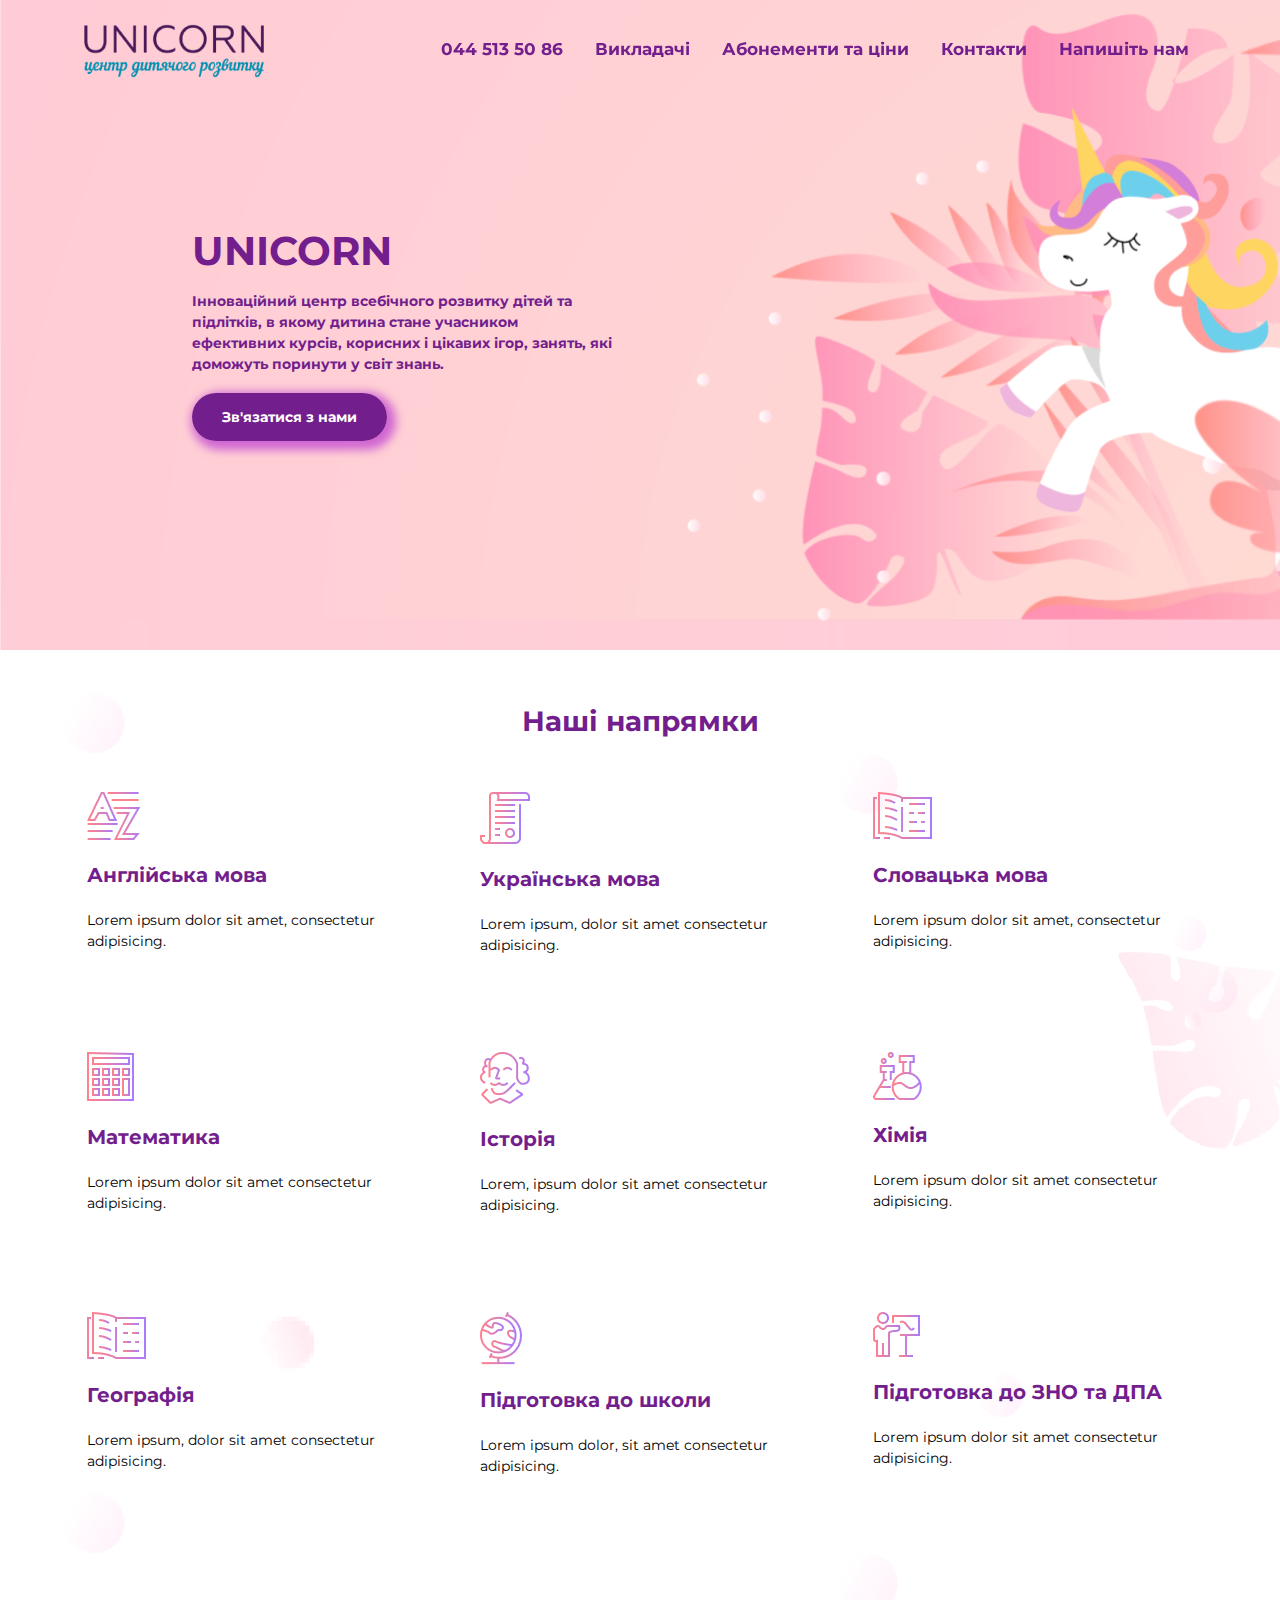
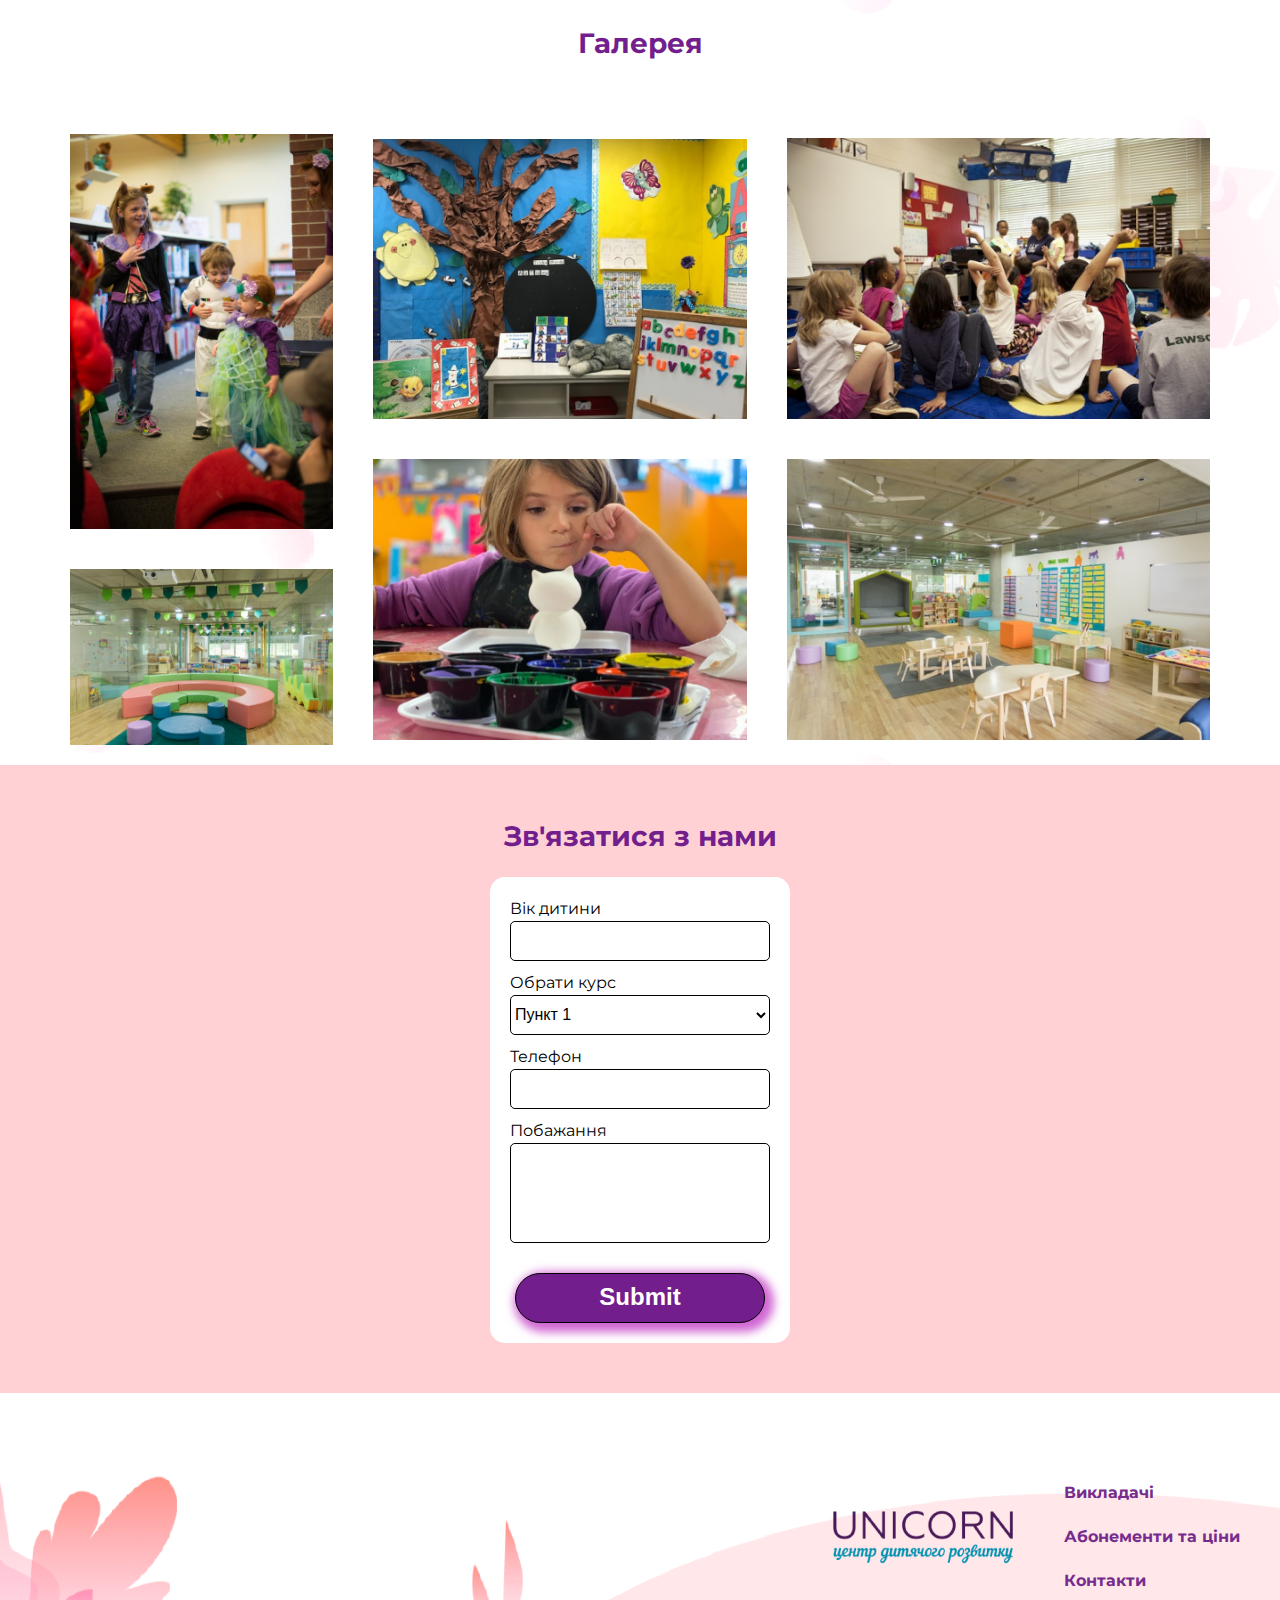
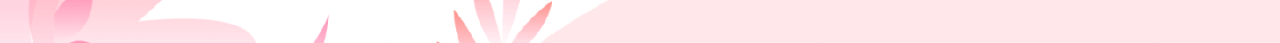
<file: index.html>
<!DOCTYPE html>
<html lang="en">
	<head>
		<meta charset="UTF-8" />
		<meta http-equiv="X-UA-Compatible" content="IE=edge" />
		<meta name="viewport" content="width=device-width, initial-scale=1.0" />
		<title>Головна</title>
		<link rel="preconnect" href="https://fonts.googleapis.com" />
		<link rel="preconnect" href="https://fonts.gstatic.com" crossorigin />
		<link
			href="https://fonts.googleapis.com/css2?family=Montserrat&display=swap"
			rel="stylesheet"
		/>
		<link
			rel="stylesheet"
			href="https://cdnjs.cloudflare.com/ajax/libs/font-awesome/4.7.0/css/font-awesome.min.css"
		/>
		<link rel="stylesheet" href="css/style.css" />
	</head>
	<body>
		<header>
			<div class="logo logo_header">
				<a href="index.html"
					><img src="img/logo/Uni1.png" alt="logo"
				/></a>
			</div>
			<div class="topnav" id="myTopnav">
				<div style="display: none" class="fade"></div>
				<a href="tel:0445135086">044 513 50 86</a>
				<a href="teachers.html">Викладачі</a>
				<a href="courses.html">Абонементи та ціни</a>
				<a href="contact.html">Контакти</a>
				<a class="popup-open" href="#home">Напишіть нам</a>
				<a
					href="javascript:void(0);"
					class="icon"
					onclick="myFunction()"
				>
					<i class="fa fa-bars"></i>
				</a>
			</div>
		</header>

		<div class="up-block">
			<div class="up-block_text">
				<h1>UNICORN</h1>
				<p>
					Iнноваційний центр всебічного розвитку дітей та підлітків, в
					якому дитина стане учасником ефективних курсів, корисних і
					цікавих ігор, занять, які доможуть поринути у світ знань.
				</p>
				<a class="popup-open" href="#">Зв'язатися з нами</a>
			</div>
		</div>

		<div class="fon">
			<div class="wrapper">
				<section class="our-directoion">
					<h2>Наші напрямки</h2>
					<div class="our-directoion_blocks">
						<div class="our-directoion_block">
							<div class="img">
								<img src="img/Icon2.png" alt="" />
							</div>
							<h3>Англійська мова</h3>
							<p>
								Lorem ipsum dolor sit amet, consectetur
								adipisicing.
							</p>
						</div>
						<div class="our-directoion_block">
							<div class="img">
								<img src="img/Icon3.png" alt="" />
							</div>
							<h3>Українська мова</h3>
							<p>
								Lorem ipsum, dolor sit amet consectetur
								adipisicing.
							</p>
						</div>
						<div class="our-directoion_block">
							<div class="img">
								<img src="img/Icon5-1.png" alt="" />
							</div>
							<h3>Словацька мова</h3>
							<p>
								Lorem ipsum dolor sit amet, consectetur
								adipisicing.
							</p>
						</div>
						<div class="our-directoion_block">
							<div class="img">
								<img src="img/Icon1.png" alt="" />
							</div>
							<h3>Математика</h3>
							<p>
								Lorem ipsum dolor sit amet consectetur
								adipisicing.
							</p>
						</div>
						<div class="our-directoion_block">
							<div class="img">
								<img src="img/Icon4.png" alt="" />
							</div>
							<h3>Історія</h3>
							<p>
								Lorem, ipsum dolor sit amet consectetur
								adipisicing.
							</p>
						</div>
						<div class="our-directoion_block">
							<div class="img">
								<img src="img/Icon5.png" alt="" />
							</div>
							<h3>Хімія</h3>
							<p>
								Lorem ipsum dolor sit amet consectetur
								adipisicing.
							</p>
						</div>
						<div class="our-directoion_block">
							<div class="img">
								<img src="img/Icon5-1.png" alt="" />
							</div>
							<h3>Географія</h3>
							<p>
								Lorem ipsum, dolor sit amet consectetur
								adipisicing.
							</p>
						</div>
						<div class="our-directoion_block">
							<div class="img">
								<img src="img/Icon6.png" alt="" />
							</div>
							<h3>Підготовка до школи</h3>
							<p>
								Lorem ipsum dolor, sit amet consectetur
								adipisicing.
							</p>
						</div>
						<div class="our-directoion_block">
							<div class="img">
								<img src="img/Icon7.png" alt="" />
							</div>
							<h3>Підготовка до ЗНО та ДПА</h3>
							<p>
								Lorem ipsum dolor sit amet consectetur
								adipisicing.
							</p>
						</div>
					</div>
				</section>

				<section class="gallery">
					<h2>Галерея</h2>
					<div class="gallery-allitems">
						<div class="gallery-items_left gallery-items">
							<div class="gallery_item">
								<img
									src="img/gallery/adam-winger-J-HgsaXrY6Y-unsplash.png"
									alt=""
								/>
							</div>
							<div class="gallery_item">
								<img
									src="img/gallery/gautam-arora-K8yhW1BWWpk-unsplash.png"
									alt=""
								/>
							</div>
						</div>
						<div class="gallery-items_center gallery-items">
							<div class="gallery_item">
								<img
									src="img/gallery/monica-sedra-riajHP6CCQU-unsplash.png"
									alt=""
								/>
							</div>
							<div class="gallery_item">
								<img
									src="img/gallery/christopher-ryan-JoS5xzulJx4-unsplash.png"
									alt=""
								/>
							</div>
						</div>
						<div class="gallery-items_right gallery-items">
							<div class="gallery_item">
								<img
									src="img/gallery/cdc-gsRi9cWCIB0-unsplash.png"
									alt=""
								/>
							</div>
							<div class="gallery_item">
								<img
									src="img/gallery/gautam-arora-78Ae6N7rNvI-unsplash.png"
									alt=""
								/>
							</div>
						</div>
					</div>
				</section>
			</div>
		</div>

		<section class="contact_form">
			<h2>Зв'язатися з нами</h2>
			<div class="form">
				<form action="#">
					<p>Вік дитини</p>
					<input type="text" />
					<p>Обрати курс</p>
					<select name="" id="">
						<option>Пункт 1</option>
						<option>Пункт 2</option>
						<option>Пункт 3</option>
						<option>Пункт 4</option>
						<option>Пункт 5</option>
						<option>Пункт 6</option>
					</select>
					<p>Телефон</p>
					<input type="text" />
					<p>Побажання</p>
					<textarea name="" id="" cols="20" rows="10"></textarea>
					<input class="contact_btn" type="submit" />
				</form>
			</div>
		</section>

		<footer>
			<div class="footer-text_block">
				<div class="logo">
					<img src="img/logo/Uni1.png" alt="" />
				</div>
				<div class="footer_text">
					<a href="#">Викладачі</a>
					<a href="#">Абонементи та ціни</a>
					<a href="#">Контакти</a>
				</div>
			</div>
		</footer>

		<div class="popup-fade">
			<div class="popup">
				<a class="popup-close" href="#">X</a>
				<div class="form">
					<form action="#">
						<p>Вік дитини</p>
						<input type="text" />
						<p>Обрати курс</p>
						<select name="" id="">
							<option>Пункт 1</option>
							<option>Пункт 2</option>
							<option>Пункт 3</option>
							<option>Пункт 4</option>
							<option>Пункт 5</option>
							<option>Пункт 6</option>
						</select>
						<p>Телефон</p>
						<input type="text" />
						<p>Побажання</p>
						<textarea name="" id="" cols="20" rows="10"></textarea>
						<input class="contact_btn" type="submit" />
					</form>
				</div>
			</div>
		</div>

		<script
			src="https://code.jquery.com/jquery-3.6.1.min.js"
			integrity="sha256-o88AwQnZB+VDvE9tvIXrMQaPlFFSUTR+nldQm1LuPXQ="
			crossorigin="anonymous"
		></script>
		<script src="js/main.js"></script>
	</body>
</html>
</file>
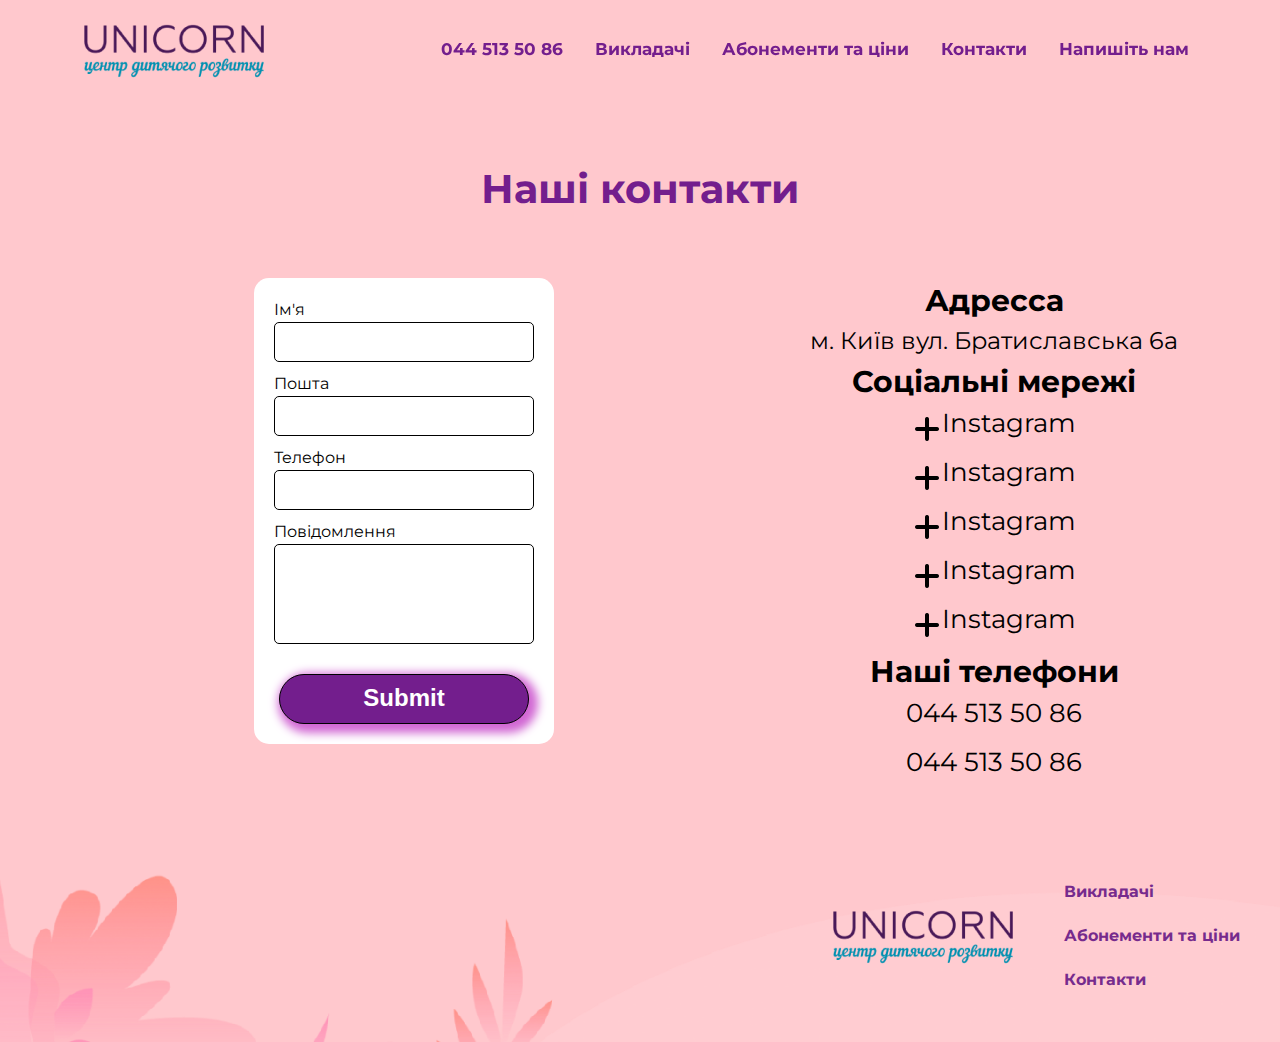
<file: contact.html>
<!DOCTYPE html>
<html lang="en">
	<head>
		<meta charset="UTF-8" />
		<meta http-equiv="X-UA-Compatible" content="IE=edge" />
		<meta name="viewport" content="width=device-width, initial-scale=1.0" />
		<title>Контакти</title>
		<link rel="preconnect" href="https://fonts.googleapis.com" />
		<link rel="preconnect" href="https://fonts.gstatic.com" crossorigin />
		<link
			href="https://fonts.googleapis.com/css2?family=Montserrat&display=swap"
			rel="stylesheet"
		/>
		<link
			rel="stylesheet"
			href="https://cdnjs.cloudflare.com/ajax/libs/font-awesome/4.7.0/css/font-awesome.min.css"
		/>
		<link rel="stylesheet" href="css/style.css" />
	</head>
	<body>
		<header>
			<div class="logo logo_header">
				<a href="index.html"
					><img src="img/logo/Uni1.png" alt="logo"
				/></a>
			</div>
			<div class="topnav" id="myTopnav">
				<div style="display: none" class="fade"></div>
				<a href="tel:0445135086">044 513 50 86</a>
				<a href="teachers.html">Викладачі</a>
				<a href="courses.html">Абонементи та ціни</a>
				<a href="contact.html">Контакти</a>
				<a class="popup-open" href="#home">Напишіть нам</a>
				<a
					href="javascript:void(0);"
					class="icon"
					onclick="myFunction()"
				>
					<i class="fa fa-bars"></i>
				</a>
			</div>
		</header>

		<div class="contact_content">
			<div class="content_up"></div>
			<div class="wrapper">
				<h2>Наші контакти</h2>
				<div class="contact_blocks">
					<div class="contact_left">
						<div class="form">
							<form action="#">
								<p>Ім'я</p>
								<input type="text" />
								<p>Пошта</p>
								<input type="text" />
								<p>Телефон</p>
								<input type="text" />
								<p>Повідомлення</p>
								<textarea
									name=""
									id=""
									cols="30"
									rows="10"
								></textarea>
								<input class="contact_btn" type="submit" />
							</form>
						</div>
					</div>
					<div class="contact_right">
						<h3>Адресса</h3>
						<p>м. Київ вул. Братиславська 6а</p>
						<h3>Соціальні мережі</h3>
						<div class="social">
							<div class="social_item">
								<img
									src="img/social/icons8-сложение-30.png"
									alt=""
								/>
								<a href="#"><a href="#">Instagram</a></a>
							</div>
							<div class="social_item">
								<img
									src="img/social/icons8-сложение-30.png"
									alt=""
								/>
								<a href="#">Instagram</a>
							</div>
							<div class="social_item">
								<img
									src="img/social/icons8-сложение-30.png"
									alt=""
								/>
								<a href="#">Instagram</a>
							</div>
							<div class="social_item">
								<img
									src="img/social/icons8-сложение-30.png"
									alt=""
								/>
								<a href="#">Instagram</a>
							</div>
							<div class="social_item">
								<img
									src="img/social/icons8-сложение-30.png"
									alt=""
								/>
								<a href="#">Instagram</a>
							</div>
						</div>
						<h3>Наші телефони</h3>
						<a href="tel:044 513 50 86">044 513 50 86</a>
						<a href="tel:044 513 50 86">044 513 50 86</a>
					</div>
				</div>
			</div>
			<footer>
				<div class="footer-text_block">
					<div class="logo">
						<img src="img/logo/Uni1.png" alt="" />
					</div>
					<div class="footer_text">
						<a href="#">Викладачі</a>
						<a href="#">Абонементи та ціни</a>
						<a href="#">Контакти</a>
					</div>
				</div>
			</footer>
		</div>
		<div class="popup-fade">
			<div class="popup">
				<a class="popup-close" href="#">X</a>
				<div class="form">
					<form action="#">
						<p>Вік дитини</p>
						<input type="text" />
						<p>Обрати курс</p>
						<select name="" id="">
							<option>Пункт 1</option>
							<option>Пункт 2</option>
							<option>Пункт 3</option>
							<option>Пункт 4</option>
							<option>Пункт 5</option>
							<option>Пункт 6</option>
						</select>
						<p>Телефон</p>
						<input type="text" />
						<p>Побажання</p>
						<textarea name="" id="" cols="20" rows="10"></textarea>
						<input class="contact_btn" type="submit" />
					</form>
				</div>
			</div>
		</div>
		<script
			src="https://code.jquery.com/jquery-3.6.1.min.js"
			integrity="sha256-o88AwQnZB+VDvE9tvIXrMQaPlFFSUTR+nldQm1LuPXQ="
			crossorigin="anonymous"
		></script>
		<script src="js/main.js"></script>
	</body>
</html>
</file>
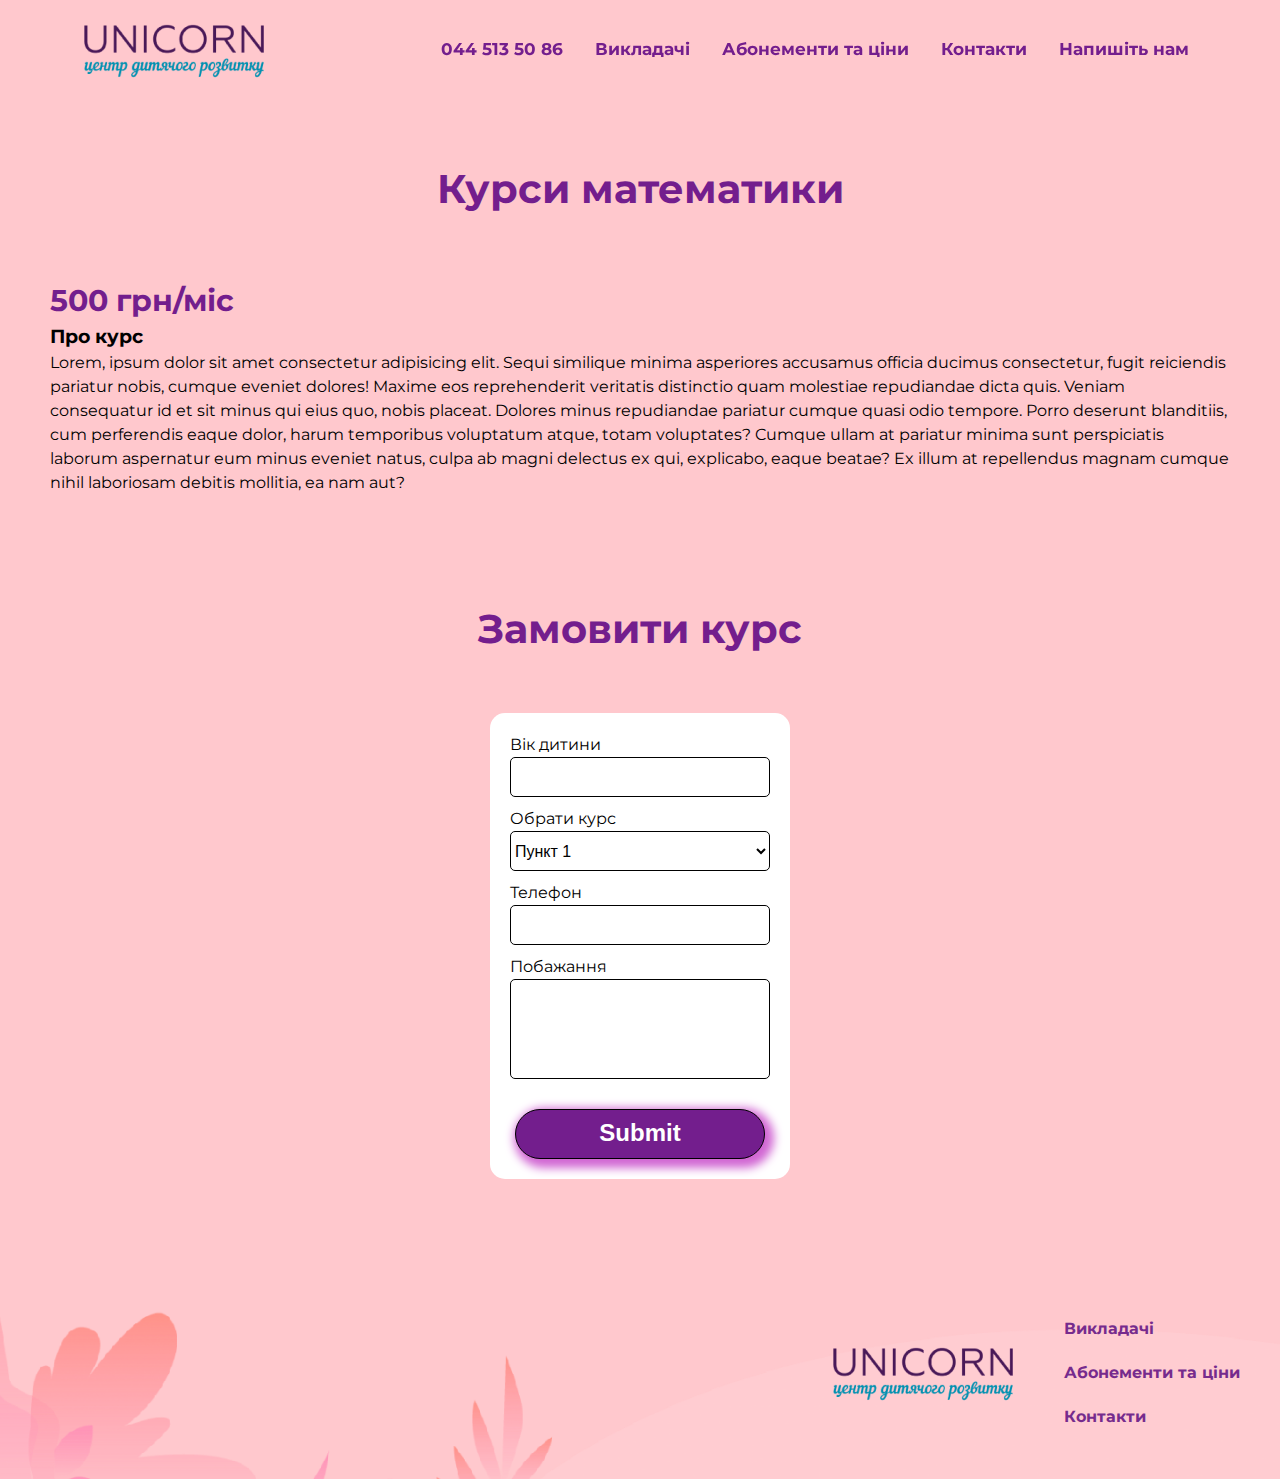
<file: course.html>
<!DOCTYPE html>
<html lang="en">
	<head>
		<meta charset="UTF-8" />
		<meta http-equiv="X-UA-Compatible" content="IE=edge" />
		<meta name="viewport" content="width=device-width, initial-scale=1.0" />
		<title>Курс</title>
		<link rel="preconnect" href="https://fonts.googleapis.com" />
		<link rel="preconnect" href="https://fonts.gstatic.com" crossorigin />
		<link
			href="https://fonts.googleapis.com/css2?family=Montserrat&display=swap"
			rel="stylesheet"
		/>
		<link
			rel="stylesheet"
			href="https://cdnjs.cloudflare.com/ajax/libs/font-awesome/4.7.0/css/font-awesome.min.css"
		/>
		<link rel="stylesheet" href="css/style.css" />
	</head>
	<body>
		<header>
			<div class="logo logo_header">
				<a href="index.html"
					><img src="img/logo/Uni1.png" alt="logo"
				/></a>
			</div>
			<div class="topnav" id="myTopnav">
				<div style="display: none" class="fade"></div>
				<a href="tel:0445135086">044 513 50 86</a>
				<a href="teachers.html">Викладачі</a>
				<a href="courses.html">Абонементи та ціни</a>
				<a href="contact.html">Контакти</a>
				<a class="popup-open" href="#home">Напишіть нам</a>
				<a
					href="javascript:void(0);"
					class="icon"
					onclick="myFunction()"
				>
					<i class="fa fa-bars"></i>
				</a>
			</div>
		</header>
		<div class="course_content">
			<div class="content_up"></div>
			<div class="wrapper">
				<h2>Курси математики</h2>
				<div class="price">
					<h3>500 грн/міс</h3>
				</div>
				<div class="about_course">
					<h3>Про курс</h3>
					<p>
						Lorem, ipsum dolor sit amet consectetur adipisicing
						elit. Sequi similique minima asperiores accusamus
						officia ducimus consectetur, fugit reiciendis pariatur
						nobis, cumque eveniet dolores! Maxime eos reprehenderit
						veritatis distinctio quam molestiae repudiandae dicta
						quis. Veniam consequatur id et sit minus qui eius quo,
						nobis placeat. Dolores minus repudiandae pariatur cumque
						quasi odio tempore. Porro deserunt blanditiis, cum
						perferendis eaque dolor, harum temporibus voluptatum
						atque, totam voluptates? Cumque ullam at pariatur minima
						sunt perspiciatis laborum aspernatur eum minus eveniet
						natus, culpa ab magni delectus ex qui, explicabo, eaque
						beatae? Ex illum at repellendus magnam cumque nihil
						laboriosam debitis mollitia, ea nam aut?
					</p>
				</div>
				<section class="contact_form">
					<h2>Замовити курс</h2>
					<div class="form">
						<form action="#">
							<p>Вік дитини</p>
							<input type="text" />
							<p>Обрати курс</p>
							<select name="" id="">
								<option>Пункт 1</option>
								<option>Пункт 2</option>
								<option>Пункт 3</option>
								<option>Пункт 4</option>
								<option>Пункт 5</option>
								<option>Пункт 6</option>
							</select>
							<p>Телефон</p>
							<input type="text" />
							<p>Побажання</p>
							<textarea
								name=""
								id=""
								cols="20"
								rows="10"
							></textarea>
							<input class="contact_btn" type="submit" />
						</form>
					</div>
				</section>
			</div>
			<footer>
				<div class="footer-text_block">
					<div class="logo">
						<img src="img/logo/Uni1.png" alt="" />
					</div>
					<div class="footer_text">
						<a href="#">Викладачі</a>
						<a href="#">Абонементи та ціни</a>
						<a href="#">Контакти</a>
					</div>
				</div>
			</footer>
		</div>
		<div class="popup-fade">
			<div class="popup">
				<a class="popup-close" href="#">X</a>
				<div class="form">
					<form action="#">
						<p>Вік дитини</p>
						<input type="text" />
						<p>Обрати курс</p>
						<select name="" id="">
							<option>Пункт 1</option>
							<option>Пункт 2</option>
							<option>Пункт 3</option>
							<option>Пункт 4</option>
							<option>Пункт 5</option>
							<option>Пункт 6</option>
						</select>
						<p>Телефон</p>
						<input type="text" />
						<p>Побажання</p>
						<textarea name="" id="" cols="20" rows="10"></textarea>
						<input class="contact_btn" type="submit" />
					</form>
				</div>
			</div>
		</div>
		<script
			src="https://code.jquery.com/jquery-3.6.1.min.js"
			integrity="sha256-o88AwQnZB+VDvE9tvIXrMQaPlFFSUTR+nldQm1LuPXQ="
			crossorigin="anonymous"
		></script>
		<script src="js/main.js"></script>
	</body>
</html>
</file>
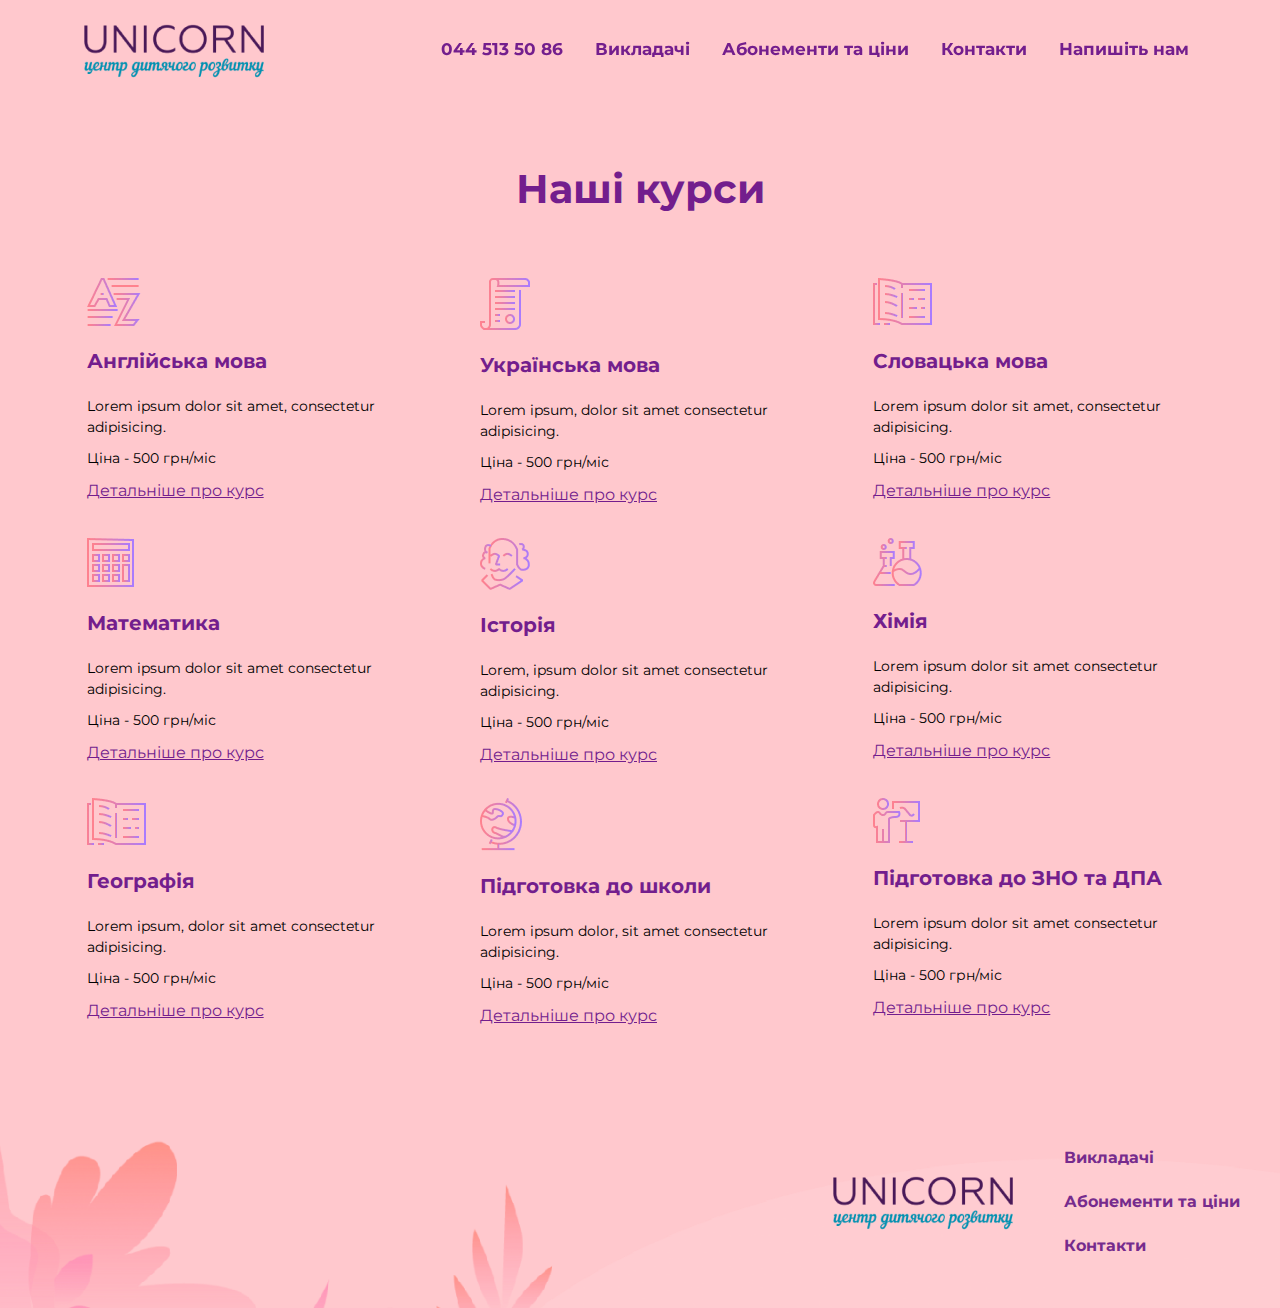
<file: courses.html>
<!DOCTYPE html>
<html lang="en">
	<head>
		<meta charset="UTF-8" />
		<meta http-equiv="X-UA-Compatible" content="IE=edge" />
		<meta name="viewport" content="width=device-width, initial-scale=1.0" />
		<title>Курси</title>
		<link rel="preconnect" href="https://fonts.googleapis.com" />
		<link rel="preconnect" href="https://fonts.gstatic.com" crossorigin />
		<link
			href="https://fonts.googleapis.com/css2?family=Montserrat&display=swap"
			rel="stylesheet"
		/>
		<link
			rel="stylesheet"
			href="https://cdnjs.cloudflare.com/ajax/libs/font-awesome/4.7.0/css/font-awesome.min.css"
		/>
		<link rel="stylesheet" href="css/style.css" />
	</head>
	<body>
		<header>
			<div class="logo logo_header">
				<a href="index.html"
					><img src="img/logo/Uni1.png" alt="logo"
				/></a>
			</div>
			<div class="topnav" id="myTopnav">
				<div style="display: none" class="fade"></div>
				<a href="tel:0445135086">044 513 50 86</a>
				<a href="teachers.html">Викладачі</a>
				<a href="courses.html">Абонементи та ціни</a>
				<a href="contact.html">Контакти</a>
				<a class="popup-open" href="#home">Напишіть нам</a>
				<a
					href="javascript:void(0);"
					class="icon"
					onclick="myFunction()"
				>
					<i class="fa fa-bars"></i>
				</a>
			</div>
		</header>

		<div class="courses_content">
			<div class="content_up"></div>
			<div class="wrapper">
				<h2>Наші курси</h2>
				<div class="our-directoion_blocks">
					<div class="our-directoion_block">
						<div class="img">
							<img src="img/Icon2.png" alt="" />
						</div>
						<h3>Англійська мова</h3>
						<p>
							Lorem ipsum dolor sit amet, consectetur adipisicing.
						</p>
						<p>Ціна - 500 грн/міс</p>
						<a href="course.html">Детальніше про курс</a>
					</div>
					<div class="our-directoion_block">
						<div class="img">
							<img src="img/Icon3.png" alt="" />
						</div>
						<h3>Українська мова</h3>
						<p>
							Lorem ipsum, dolor sit amet consectetur adipisicing.
						</p>
						<p>Ціна - 500 грн/міс</p>
						<a href="course.html">Детальніше про курс</a>
					</div>
					<div class="our-directoion_block">
						<div class="img">
							<img src="img/Icon5-1.png" alt="" />
						</div>
						<h3>Словацька мова</h3>
						<p>
							Lorem ipsum dolor sit amet, consectetur adipisicing.
						</p>
						<p>Ціна - 500 грн/міс</p>
						<a href="course.html">Детальніше про курс</a>
					</div>
					<div class="our-directoion_block">
						<div class="img">
							<img src="img/Icon1.png" alt="" />
						</div>
						<h3>Математика</h3>
						<p>
							Lorem ipsum dolor sit amet consectetur adipisicing.
						</p>
						<p>Ціна - 500 грн/міс</p>
						<a href="course.html">Детальніше про курс</a>
					</div>
					<div class="our-directoion_block">
						<div class="img">
							<img src="img/Icon4.png" alt="" />
						</div>
						<h3>Історія</h3>
						<p>
							Lorem, ipsum dolor sit amet consectetur adipisicing.
						</p>
						<p>Ціна - 500 грн/міс</p>
						<a href="course.html">Детальніше про курс</a>
					</div>
					<div class="our-directoion_block">
						<div class="img">
							<img src="img/Icon5.png" alt="" />
						</div>
						<h3>Хімія</h3>
						<p>
							Lorem ipsum dolor sit amet consectetur adipisicing.
						</p>
						<p>Ціна - 500 грн/міс</p>
						<a href="course.html">Детальніше про курс</a>
					</div>
					<div class="our-directoion_block">
						<div class="img">
							<img src="img/Icon5-1.png" alt="" />
						</div>
						<h3>Географія</h3>
						<p>
							Lorem ipsum, dolor sit amet consectetur adipisicing.
						</p>
						<p>Ціна - 500 грн/міс</p>
						<a href="course.html">Детальніше про курс</a>
					</div>
					<div class="our-directoion_block">
						<div class="img">
							<img src="img/Icon6.png" alt="" />
						</div>
						<h3>Підготовка до школи</h3>
						<p>
							Lorem ipsum dolor, sit amet consectetur adipisicing.
						</p>
						<p>Ціна - 500 грн/міс</p>
						<a href="course.html">Детальніше про курс</a>
					</div>
					<div class="our-directoion_block">
						<div class="img">
							<img src="img/Icon7.png" alt="" />
						</div>
						<h3>Підготовка до ЗНО та ДПА</h3>
						<p>
							Lorem ipsum dolor sit amet consectetur adipisicing.
						</p>
						<p>Ціна - 500 грн/міс</p>
						<a href="course.html">Детальніше про курс</a>
					</div>
				</div>
			</div>
			<footer>
				<div class="footer-text_block">
					<div class="logo">
						<img src="img/logo/Uni1.png" alt="" />
					</div>
					<div class="footer_text">
						<a href="#">Викладачі</a>
						<a href="#">Абонементи та ціни</a>
						<a href="#">Контакти</a>
					</div>
				</div>
			</footer>
		</div>
		<div class="popup-fade">
			<div class="popup">
				<a class="popup-close" href="#">X</a>
				<div class="form">
					<form action="#">
						<p>Вік дитини</p>
						<input type="text" />
						<p>Обрати курс</p>
						<select name="" id="">
							<option>Пункт 1</option>
							<option>Пункт 2</option>
							<option>Пункт 3</option>
							<option>Пункт 4</option>
							<option>Пункт 5</option>
							<option>Пункт 6</option>
						</select>
						<p>Телефон</p>
						<input type="text" />
						<p>Побажання</p>
						<textarea name="" id="" cols="20" rows="10"></textarea>
						<input class="contact_btn" type="submit" />
					</form>
				</div>
			</div>
		</div>
		<script
			src="https://code.jquery.com/jquery-3.6.1.min.js"
			integrity="sha256-o88AwQnZB+VDvE9tvIXrMQaPlFFSUTR+nldQm1LuPXQ="
			crossorigin="anonymous"
		></script>
		<script src="js/main.js"></script>
	</body>
</html>
</file>
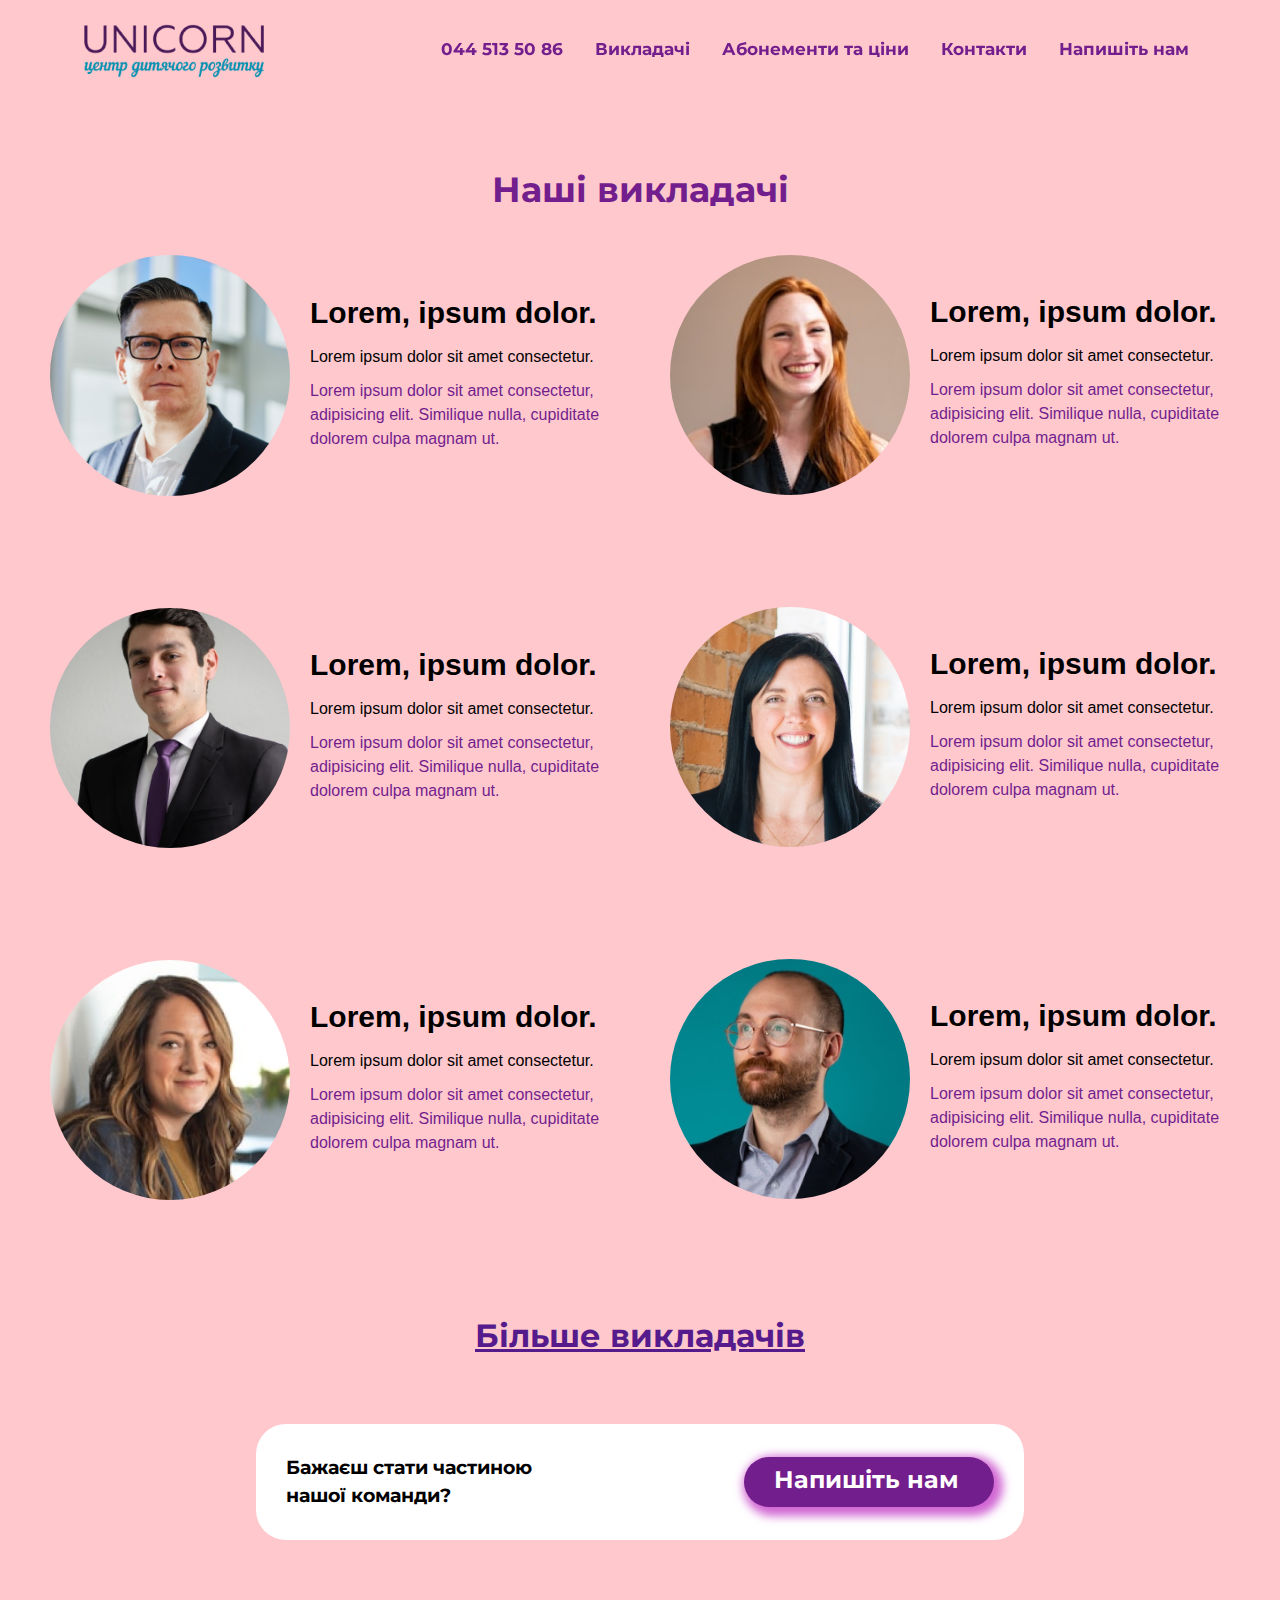
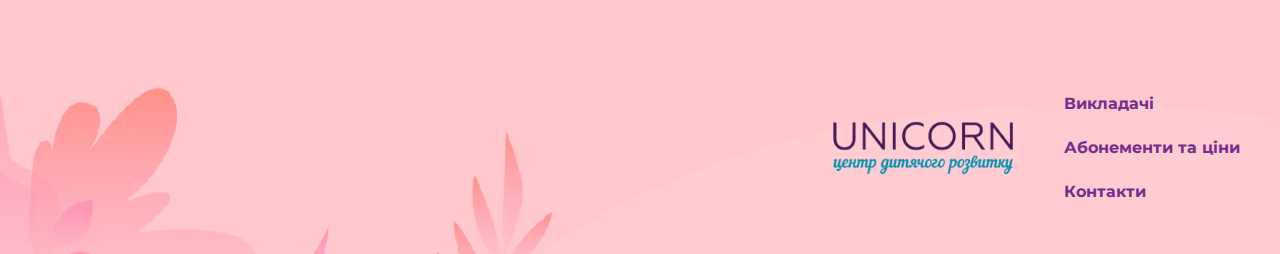
<file: teachers.html>
<!DOCTYPE html>
<html lang="en">
	<head>
		<meta charset="UTF-8" />
		<meta http-equiv="X-UA-Compatible" content="IE=edge" />
		<meta name="viewport" content="width=device-width, initial-scale=1.0" />
		<title>Вчителі</title>
		<link rel="preconnect" href="https://fonts.googleapis.com" />
		<link rel="preconnect" href="https://fonts.gstatic.com" crossorigin />
		<link
			href="https://fonts.googleapis.com/css2?family=Montserrat&display=swap"
			rel="stylesheet"
		/>
		<link
			rel="stylesheet"
			href="https://cdnjs.cloudflare.com/ajax/libs/font-awesome/4.7.0/css/font-awesome.min.css"
		/>
		<link rel="stylesheet" href="css/style.css" />
	</head>
	<body>
		<header>
			<div class="logo logo_header">
				<a href="index.html"
					><img src="img/logo/Uni1.png" alt="logo"
				/></a>
			</div>
			<div class="topnav" id="myTopnav">
				<div style="display: none" class="fade"></div>
				<a href="tel:0445135086">044 513 50 86</a>
				<a href="teachers.html">Викладачі</a>
				<a href="courses.html">Абонементи та ціни</a>
				<a href="contact.html">Контакти</a>
				<a class="popup-open" href="#home">Напишіть нам</a>
				<a
					href="javascript:void(0);"
					class="icon"
					onclick="myFunction()"
				>
					<i class="fa fa-bars"></i>
				</a>
			</div>
		</header>
		<div class="teachers_content">
			<div class="content_up"></div>

			<h2>Наші викладачі</h2>
			<div class="wrapper">
				<div class="teachers_blocks">
					<div class="teachers_left">
						<div class="teachers_item">
							<div class="img">
								<img src="img/teacheers/1.png" alt="" />
							</div>
							<div class="teachers_text">
								<div class="teacher_name">
									Lorem, ipsum dolor.
								</div>
								<div class="teacher_leason">
									Lorem ipsum dolor sit amet consectetur.
								</div>
								<div class="teacher_courses">
									Lorem ipsum dolor sit amet consectetur,
									adipisicing elit. Similique nulla,
									cupiditate dolorem culpa magnam ut.
								</div>
							</div>
						</div>
						<div class="teachers_item">
							<div class="img">
								<img src="img/teacheers/3.png" alt="" />
							</div>
							<div class="teachers_text">
								<div class="teacher_name">
									Lorem, ipsum dolor.
								</div>
								<div class="teacher_leason">
									Lorem ipsum dolor sit amet consectetur.
								</div>
								<div class="teacher_courses">
									Lorem ipsum dolor sit amet consectetur,
									adipisicing elit. Similique nulla,
									cupiditate dolorem culpa magnam ut.
								</div>
							</div>
						</div>
						<div class="teachers_item">
							<div class="img">
								<img src="img/teacheers/5.png" alt="" />
							</div>
							<div class="teachers_text">
								<div class="teacher_name">
									Lorem, ipsum dolor.
								</div>
								<div class="teacher_leason">
									Lorem ipsum dolor sit amet consectetur.
								</div>
								<div class="teacher_courses">
									Lorem ipsum dolor sit amet consectetur,
									adipisicing elit. Similique nulla,
									cupiditate dolorem culpa magnam ut.
								</div>
							</div>
						</div>
					</div>
					<div class="teachers_right">
						<div class="teachers_item">
							<div class="img">
								<img src="img/teacheers/2.png" alt="" />
							</div>
							<div class="teachers_text">
								<div class="teacher_name">
									Lorem, ipsum dolor.
								</div>
								<div class="teacher_leason">
									Lorem ipsum dolor sit amet consectetur.
								</div>
								<div class="teacher_courses">
									Lorem ipsum dolor sit amet consectetur,
									adipisicing elit. Similique nulla,
									cupiditate dolorem culpa magnam ut.
								</div>
							</div>
						</div>
						<div class="teachers_item">
							<div class="img">
								<img src="img/teacheers/4.png" alt="" />
							</div>
							<div class="teachers_text">
								<div class="teacher_name">
									Lorem, ipsum dolor.
								</div>
								<div class="teacher_leason">
									Lorem ipsum dolor sit amet consectetur.
								</div>
								<div class="teacher_courses">
									Lorem ipsum dolor sit amet consectetur,
									adipisicing elit. Similique nulla,
									cupiditate dolorem culpa magnam ut.
								</div>
							</div>
						</div>
						<div class="teachers_item">
							<div class="img">
								<img src="img/teacheers/6.png" alt="" />
							</div>
							<div class="teachers_text">
								<div class="teacher_name">
									Lorem, ipsum dolor.
								</div>
								<div class="teacher_leason">
									Lorem ipsum dolor sit amet consectetur.
								</div>
								<div class="teacher_courses">
									Lorem ipsum dolor sit amet consectetur,
									adipisicing elit. Similique nulla,
									cupiditate dolorem culpa magnam ut.
								</div>
							</div>
						</div>
					</div>
				</div>
			</div>

			<div class="more_teachers">
				<a href="">Більше викладачів</a>
			</div>
			<div class="join_us">
				<div class="join_us_content">
					<h3>Бажаєш стати частиною нашої команди?</h3>
					<a class="popup-open contact_btn" href="#home"
						>Напишіть нам</a
					>
				</div>
			</div>

			<footer>
				<div class="footer-text_block">
					<div class="logo">
						<img src="img/logo/Uni1.png" alt="" />
					</div>
					<div class="footer_text">
						<a href="#">Викладачі</a>
						<a href="#">Абонементи та ціни</a>
						<a href="#">Контакти</a>
					</div>
				</div>
			</footer>
		</div>
		<div class="popup-fade">
			<div class="popup">
				<a class="popup-close" href="#">X</a>
				<div class="form">
					<form action="#">
						<p>Вік дитини</p>
						<input type="text" />
						<p>Обрати курс</p>
						<select name="" id="">
							<option>Пункт 1</option>
							<option>Пункт 2</option>
							<option>Пункт 3</option>
							<option>Пункт 4</option>
							<option>Пункт 5</option>
							<option>Пункт 6</option>
						</select>
						<p>Телефон</p>
						<input type="text" />
						<p>Побажання</p>
						<textarea name="" id="" cols="20" rows="10"></textarea>
						<input class="contact_btn" type="submit" />
					</form>
				</div>
			</div>
		</div>
		<script
			src="https://code.jquery.com/jquery-3.6.1.min.js"
			integrity="sha256-o88AwQnZB+VDvE9tvIXrMQaPlFFSUTR+nldQm1LuPXQ="
			crossorigin="anonymous"
		></script>
		<script src="js/main.js"></script>
	</body>
</html>
</file>
<file: css/style.css>
/* Указываем box sizing */
*,
*::before,
*::after {
  box-sizing: border-box;
}

/* Убираем внутренние отступы */
ul[class],
ol[class] {
  padding: 0;
}

/* Убираем внешние отступы */
body,
h1,
h2,
h3,
h4,
p,
ul[class],
ol[class],
li,
figure,
figcaption,
blockquote,
dl,
dd {
  margin: 0;
}

/* Выставляем основные настройки по-умолчанию для body */
body {
  min-height: 100vh;
  scroll-behavior: smooth;
  text-rendering: optimizeSpeed;
  line-height: 1.5;
}

/* Удаляем стандартную стилизацию для всех ul и il, у которых есть атрибут class*/
ul[class],
ol[class] {
  list-style: none;
}

/* Элементы a, у которых нет класса, сбрасываем до дефолтных стилей */
a:not([class]) {
  text-decoration-skip-ink: auto;
}

/* Упрощаем работу с изображениями */
img {
  max-width: 100%;
  display: block;
}

/* Указываем понятную периодичность в потоке данных у article*/
article > * + * {
  margin-top: 1em;
}

/* Наследуем шрифты для инпутов и кнопок */
input,
button,
textarea,
select {
  font: inherit;
}

/* Удаляем все анимации и переходы для людей, которые предпочитай их не использовать */
@media (prefers-reduced-motion: reduce) {
  * {
    animation-duration: 0.01ms !important;
    animation-iteration-count: 1 !important;
    transition-duration: 0.01ms !important;
    scroll-behavior: auto !important;
  }
}

h1,
h2,
h3,
h4,
p,
a {
  font-family: "Montserrat", sans-serif;
  transition: 0.4s;
}

body {
  margin: 0;
  font-family: Arial, Helvetica, sans-serif;
}

.topnav {
  overflow: hidden;
}

.topnav a {
  float: left;
  display: block;
  color: #731e8d;
  text-align: center;
  padding: 14px 16px;
  text-decoration: none;
  font-size: 17px;
  font-family: "Montserrat", sans-serif;
  font-weight: bold;
}
.topnav a:hover {
  opacity: 0.4;
}

.topnav .icon {
  display: none;
}
nav li {
  text-decoration: none;
  list-style-type: none;
}
header {
  height: 100px;
  width: 100%;
  display: flex;
  justify-content: space-around;
  align-items: center;
  position: fixed;
  transition: 0.6s;
}
header.sticky {
  height: 70px;
  background: #ff87b2;
}
.up-block {
  height: 650px;
  width: 100%;
  background: url("../img/unicorn1.png");
  background-repeat: no-repeat;
  background-size: cover;
  display: flex;
  justify-content: flex-start;
  align-items: center;
  padding: 0 0 0 15%;
}
.up-block_text {
  width: 420px;
}
.up-block_text h1 {
  font-weight: bolder;
  color: #731e8d;
  font-size: 40px;
}
.up-block_text p {
  margin: 10px 0 30px 0;
  font-size: 14px;
  font-weight: bold;
  color: #731e8d;
}
.up-block_text a {
  width: 250px;
  height: 50px;
  padding: 15px 30px 15px 30px;
  background: #731e8d;
  box-shadow: 4px 4px 10px 5px #d166d3;
  border-radius: 40px;
  text-decoration: none;
  color: #fff;
  font-weight: 700;
  font-size: 14px;
}
.up-block_text a:hover {
  transform: scale(0.9);
  opacity: 0.8;
}
.fon {
  width: 100%;
  background: url("../img/fon.png");
  background-size: contain;
  background-repeat: repeat;
}
.wrapper {
  max-width: 1180px;
  width: 100%;
  margin: 0 auto;
  background-size: cover;
}
.our-directoion {
  display: flex;
  flex-direction: column;
  align-items: center;
  justify-content: center;
}
.our-directoion h2 {
  margin: 50px 0 50px 0;
  font-weight: 700;
  font-size: 28px;
  color: #731e8d;
}
.our-directoion_blocks {
  display: flex;
  justify-content: space-around;
  flex-wrap: wrap;
}
.our-directoion_block {
  width: 320px;
  height: 200px;
  margin-bottom: 60px;
}
.our-directoion_block h3 {
  font-weight: 700;
  font-size: 20px;
  color: #731e8d;
  margin: 20px 0 20px 0;
}
.our-directoion_block p {
  font-family: "Montserrat", sans-serif;
  font-size: 14px;
  margin-bottom: 10px;
}
.our-directoion_block a {
  font-family: "Montserrat", sans-serif;
  font-size: 16px;
  color: #731e8d;
}
.our-directoion_block .img {
  transition: 0.4s;
  width: 60px;
}
.our-directoion_block .img:hover {
  transform: scale(1.2);
}
.gallery h2 {
  margin: 50px 0 50px 0;
  text-align: center;
  font-weight: 700;
  font-size: 28px;
  color: #731e8d;
}
.gallery-allitems {
  display: flex;
}
.gallery-items {
  display: flex;
  flex-direction: column;
  align-items: center;
  justify-content: center;
}
.gallery_item {
  padding: 20px;
}
.gallery_item img {
  transition: 0.4s;
}
.gallery_item img:hover {
  transform: scale(1.2);
}
.contact_form {
  background: #ffd1d5;
  display: flex;
  flex-direction: column;
  align-items: center;
  padding: 50px;
}
.form form {
  display: flex;
  flex-direction: column;
  justify-content: center;
  width: 300px;
  align-items: center;
  padding: 20px;
  background: #fff;
  border-radius: 15px;
}
.contact_form h2 {
  font-weight: 700;
  font-size: 28px;
  color: #731e8d;
  margin: 0 0 20px 0;
}

.form form p {
  width: 100%;
  text-align: left;
}
input {
  background: transparent;
  border: 1px solid #000;
  outline: none;
  border-radius: 5px;
  width: 100%;
  height: 40px;
  padding: 5px;
  margin: 0 0 10px 0;
}

select {
  background: transparent;
  border: 1px solid #000;
  outline: none;
  border-radius: 5px;
  width: 100%;
  height: 40px;
  transition: 0.4;
  margin: 0 0 10px 0;
}
textarea {
  background: transparent;
  border: 1px solid #000;
  outline: none;
  border-radius: 5px;
  width: 100%;
  height: 100px;
  resize: none;
  padding: 5px;
}
.contact_btn {
  width: 250px;
  height: 50px;
  padding: 5px 30px 15px 30px;
  background: #731e8d;
  box-shadow: 4px 4px 10px 5px #d166d3;
  border-radius: 40px;
  text-decoration: none;
  color: #fff;
  font-weight: 700;
  font-size: 24px;
  margin: 30px 0 0 0;
  transition: 0.4s;
}
.contact_btn:hover {
  transform: scale(0.9);
  opacity: 0.8;
}
.teachers_content {
  background-color: #ffc8cd;
}
.content_up {
  height: 100px;
  width: 100%;
}
.teachers_content h2 {
  color: #731e8d;
  width: 100%;
  text-align: center;
  margin: 5% 0 3% 0;
  font-size: 35px;
  font-weight: bold;
}
.teachers_blocks {
  display: flex;
  justify-content: space-between;
}
.teachers_item {
  display: flex;
  align-items: center;
  justify-content: space-between;
  margin-bottom: 20%;
}
.teachers_item .img {
  min-width: 200px;
  max-width: 240px;
  height: auto;
  margin: 0 20px 0 0;
}
.teachers_item .img img {
  width: 100%;
  height: auto;
  border-radius: 50%;
}
.teachers_text {
  width: 300px;
}
.teachers_text div {
  margin-bottom: 10px;
}
.teacher_name {
  font-size: 30px;
  font-weight: bold;
}
.teacher_courses {
  color: #731e8d;
}
.more_teachers {
  width: 100%;
  text-align: center;
  color: #731e8d;
  font-size: 32px;
  font-weight: bold;
}
.join_us {
  margin: 5% 0 5% 0;
  width: 100%;
  display: flex;
  justify-content: center;
}
.join_us_content {
  width: 60%;
  display: flex;
  align-items: center;
  justify-content: space-between;
  padding: 30px;
  background: #fff;
  border-radius: 30px;
}
.join_us_content h3 {
  width: 300px;
}
.join_us .contact_btn {
  width: 250px;
  margin: 0;
}
.contact_content {
  background-color: #ffc8cd;
}
.contact_content h2 {
  width: 100%;
  margin: 5% 0 5% 0;
  text-align: center;
  font-size: 40px;
  font-weight: bold;
  color: #731e8d;
}
.contact_blocks {
  display: flex;
}
.contact_left {
  width: 60%;
  display: flex;
  flex-direction: column;
  align-items: center;
}

.contact_right {
  width: 40%;
  display: flex;
  flex-direction: column;
  align-items: center;
}
.contact_right p {
  font-size: 24px;
}
.contact_right h3 {
  font-size: 30px;
  font-weight: bold;
}
.contact_right a {
  font-size: 26px;
  text-decoration: none;
  color: #000;
  margin-bottom: 10px;
}
.contact_right a:hover {
  opacity: 0.6;
  transform: scale(0.9);
}
.social_item {
  display: flex;
  align-items: center;
}
.social_item :hover {
  opacity: 0.6;
  transform: scale(0.9);
}
.courses_content {
  background-color: #ffc8cd;
}
.courses_content h2 {
  width: 100%;
  margin: 5% 0 5% 0;
  text-align: center;
  font-size: 40px;
  font-weight: bold;
  color: #731e8d;
}

.course_content {
  background-color: #ffc8cd;
}
.course_content h2 {
  width: 100%;
  margin: 5% 0 5% 0;
  text-align: center;
  font-size: 40px;
  font-weight: bold;
  color: #731e8d;
}
.course_content .price h3 {
  font-size: 30px;
  font-weight: bold;
  color: #731e8d;
}
.course_content .contact_form {
  background: transparent;
}
footer {
  width: 100%;
  height: 250px;
  display: flex;
  align-items: end;
  justify-content: flex-end;
  background: url("../img/footerfon.png");
  -webkit-background-size: cover;
  -moz-background-size: cover;
  -o-background-size: cover;
  background-size: cover;
  background-position-y: 80%;
}

.footer-text_block {
  margin: 0 40px 40px 0;
  display: flex;
  align-items: center;
}
.footer-text_block .logo {
  margin-right: 40px;
}
.footer_text {
  display: flex;
  flex-direction: column;
}
.footer_text a {
  text-decoration: none;
  color: #762b8d;
  font-family: "Montserrat", sans-serif;
  font-weight: 700;
  padding: 10px 0 10px 0;
}

.popup-fade {
  display: none;
}
.popup-fade:before {
  content: "";
  background: #000;
  position: fixed;
  left: 0;
  top: 0;
  width: 100%;
  height: 100%;
  opacity: 0.7;
  z-index: 9999;
}
.popup {
  position: fixed;
  top: 20%;
  left: 50%;
  padding: 20px;
  width: 360px;
  margin-left: -200px;
  background: #fff;
  border: 1px solid orange;
  border-radius: 4px;
  z-index: 99999;
  opacity: 1;
}
.popup-close {
  position: absolute;
  top: 10px;
  right: 10px;
  color: #000;
  text-decoration: none;
  font-size: 20px;
  font-weight: bold;
}

@keyframes example {
  from {
    opacity: 0;
  }
  to {
    opacity: 1;
  }
}
@media screen and (max-width: 1024px) {
  .footer-text_block {
    margin: 0;
  }
  .teachers_item .img {
    min-width: 150px;
    max-width: 170px;
  }
}

@media screen and (max-width: 768px) {
  .logo_header {
    position: fixed;
    left: 100px;
  }
  .topnav {
    position: fixed;
    top: 10px;
    right: 10px;
    transition: 0.4s;
  }
  .topnav a:not(:first-child) {
    display: none;
  }
  .topnav a.icon {
    float: right;
    display: block;
    font-size: 24px;
  }
  .topnav.responsive {
    transition: 0.4s;
    top: 0px;
    right: 0px;
    position: fixed;
    animation-name: example;
    animation-duration: 1s;
    background: #ff87b2;
    width: 40%;
    height: 100%;
    text-align: right;
    margin: 0 auto;
    display: flex;
    flex-direction: column;
    align-items: self-end;
    padding: 0 40px 0 0;
  }
  .topnav.responsive .icon {
    position: absolute;
    right: 0;
    top: 0;
  }
  .topnav.responsive a {
    float: none;
    display: block;
    text-align: right;
  }
  .teachers_blocks {
    flex-direction: column;
    align-items: center;
  }
  .contact_right p {
    text-align: center;
  }
}

@media screen and (max-width: 450px) {
  .logo_header {
    position: fixed;
    left: 0px;
  }
  .up-block {
    height: 450px;
    padding: 0;
    justify-content: center;
  }
  .up-block_text {
    display: flex;
    flex-direction: column;
    align-items: center;
    text-align: center;
  }
  .our-directoion_blocks {
    justify-content: center;
  }
  .our-directoion_block {
    display: flex;
    flex-direction: column;
    align-items: center;
    text-align: center;
  }
  .gallery-allitems {
    flex-direction: column;
  }
  .topnav.responsive a {
    font-size: 14px;
  }
  .popup {
    top: 4%;
    left: 54%;
  }
  .teachers_item {
    flex-direction: column;
  }
  .join_us_content {
    flex-direction: column;
  }
  .join_us_content {
    width: 100%;
  }
  .join_us_content h3 {
    margin: 0 0 30px 0;
    text-align: center;
  }
  .contact_right {
  }
  .contact_content .form form {
    margin: 40px;
  }
  .contact_blocks {
    flex-direction: column;
    align-items: center;
  }
  .contact_right {
    width: 100%;
  }
}
@media screen and (max-width: 376px) {
  .popup {
    width: 310px;
    left: 62%;
  }
  .form form {
    width: 260px;
  }
  .contact_btn {
    width: 190px;
  }
}
@media screen and (max-width: 320px) {
  .topnav.responsive {
    width: 50%;
  }
  .contact_form h2 {
    text-align: center;
  }
  .footer-text_block {
    flex-direction: column;
    align-items: center;
    text-align: center;
  }
  footer {
    justify-content: center;
  }
  .footer-text_block .logo {
    margin-right: 0;
  }
}
</file>
